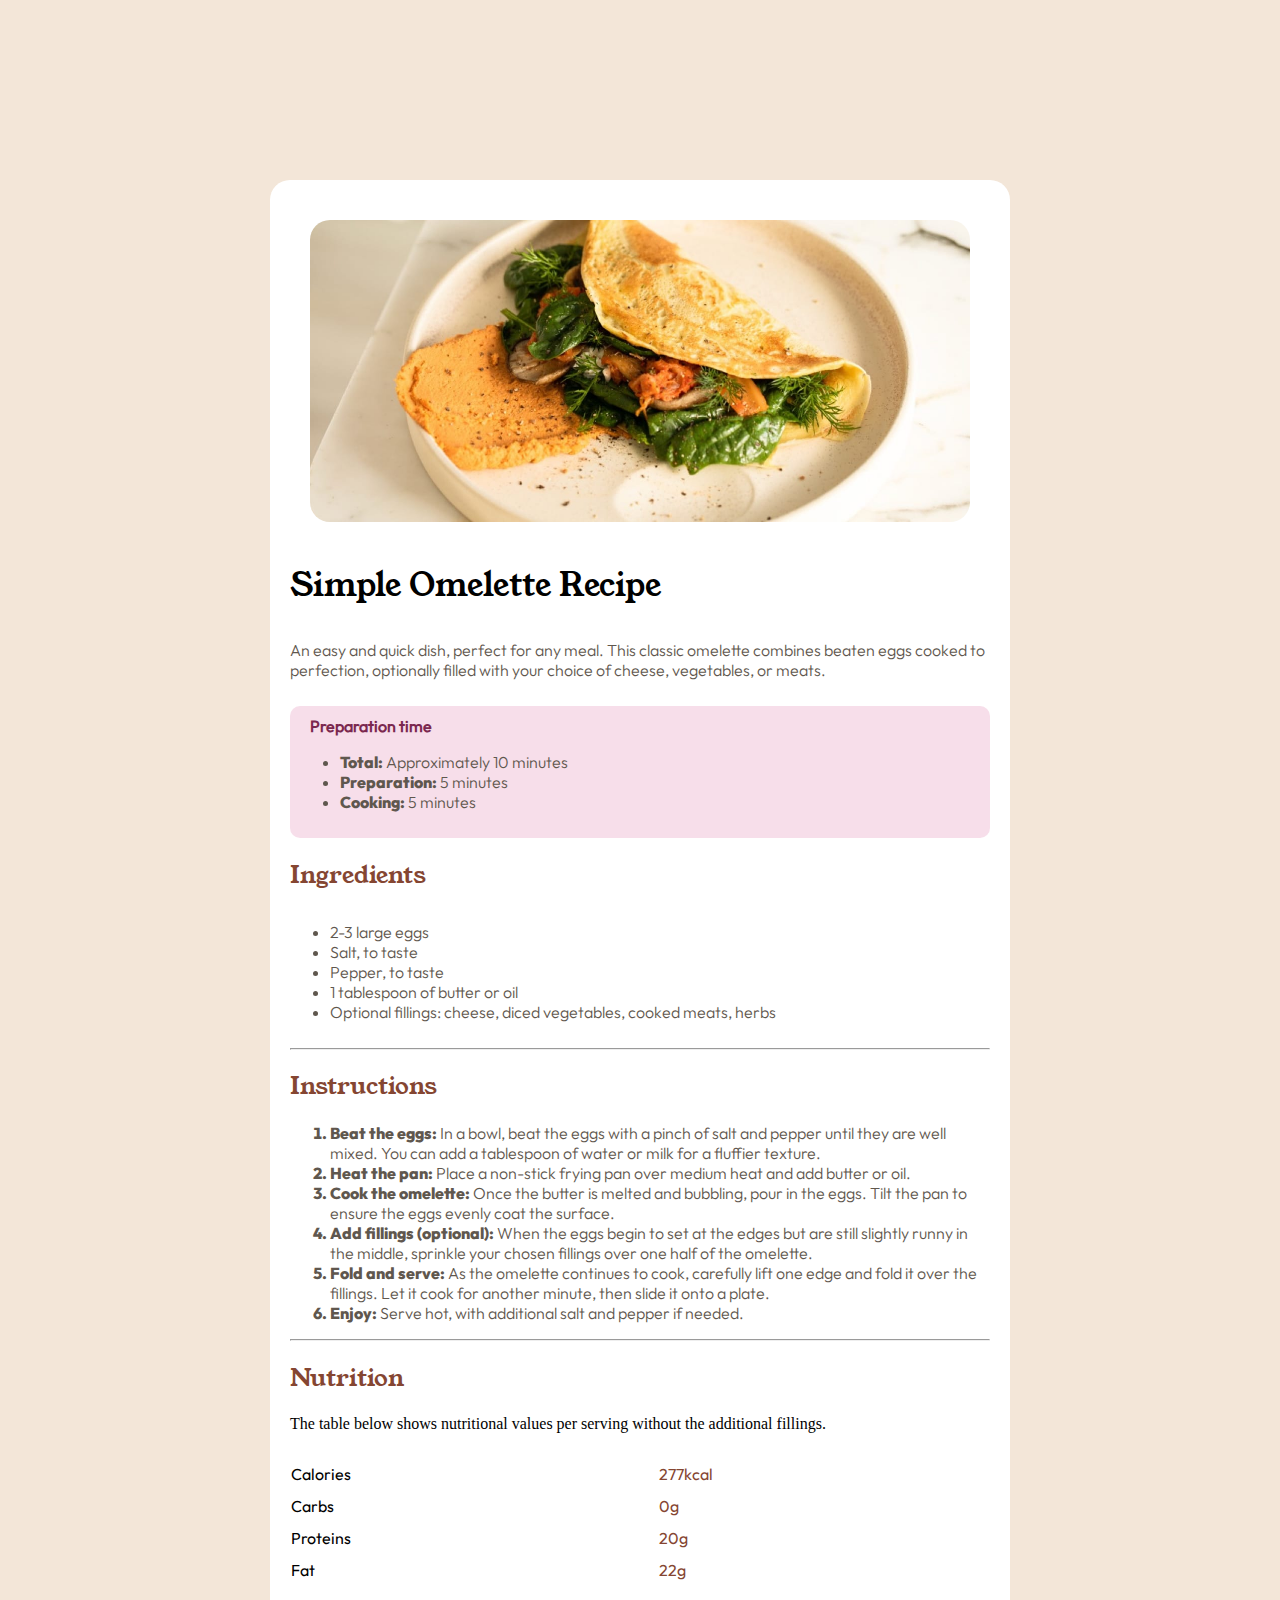
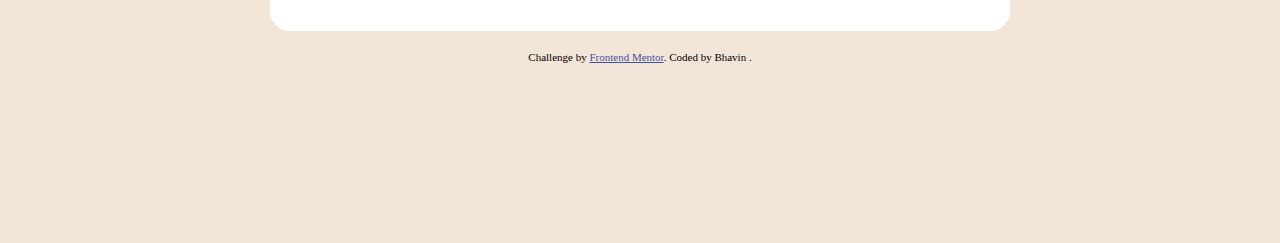
<file: index.html>
<!DOCTYPE html>
<html lang="en">
<head>
  <meta charset="UTF-8">
  <meta name="viewport" content="width=device-width, initial-scale=1.0"> <!-- displays site properly based on user's device -->

  <link rel="icon" type="image/png" sizes="32x32" href="./assets/images/favicon-32x32.png">
  <link rel="stylesheet" type="text/css" href="style.css">
  
  <title>Frontend Mentor | Recipe page</title>

</head>
<body>
  <div class="container1">
<header>
  <div class="container">
  <img src="./assets/images/image-omelette.jpeg" alt="recipePicture" class="image">
</div>

  <h1> Simple Omelette Recipe</h1>

  <p class="text">An easy and quick dish, perfect for any meal. This classic omelette combines beaten eggs cooked 
  to perfection, optionally filled with your choice of cheese, vegetables, or meats.</p>

  <div class="subrect">
  <b class="headp"> Preparation time</b>
  <ul class="stylelist">
    <li>Total:<span class="text"> Approximately 10 minutes</span></li>
    <li> Preparation:<span class="text"> 5 minutes</span></li>
    <li>Cooking: <span class="text"> 5 minutes</span></li>

  </ul>
  </div>
  <h2 class="subhead"> Ingredients</h2>
  <ul class="text text1">

    <li><span class="text">2-3 large eggs</span></li>
    <li><span class="text">Salt, to taste</span></li>
    <li><span class="text">Pepper, to taste</span></li>
    <li><span class="text">1 tablespoon of butter or oil</span></li>
    <li><span class="text">Optional fillings: cheese, diced vegetables, cooked meats, herbs</span></li>

  </ul>
  </header>

<hr/>
<main>

  <h2 class="subhead">Instructions</h2>
<ol class="text1">
  <li> <strong>Beat the eggs:</strong><span class="text"> In a bowl, beat the eggs with a pinch of salt and pepper until they are well mixed. 
  You can add a tablespoon of water or milk for a fluffier texture.</span></li>

  <li><strong>Heat the pan:</strong><span class="text"> Place a non-stick frying pan over medium heat and add butter or oil.</span></li>

  <li><strong>Cook the omelette:</strong><span class="text"> Once the butter is melted and bubbling, pour in the eggs. Tilt the pan to ensure 
  the eggs evenly coat the surface.</span></li>

  <li><strong>Add fillings (optional):</strong> <span class="text"> When the eggs begin to set at the edges but are still slightly runny in the 
  middle, sprinkle your chosen fillings over one half of the omelette.</span></li>

  <li><strong>Fold and serve:</strong><span class="text"> As the omelette continues to cook, carefully lift one edge and fold it over the 
  fillings. Let it cook for another minute, then slide it onto a plate.</span></li>

  <li><strong>Enjoy:</strong> <span class="text">Serve hot, with additional salt and pepper if needed.</span></li>
</ol>
</main>
  <hr/>
<footer>
 <h2 class="subhead"> Nutrition</h2>

  <p> The table below shows nutritional values per serving without the additional fillings.</p>
   <table class="table">
      <tr>
        <td>Calories</td>
        <td class="coll">277kcal</td>
      </tr>
    
      <tr>
        <td>Carbs</td>
        <td class="coll">0g</td>
      </tr>
      <tr>
        <td>Proteins</td>
        <td class="coll">20g</td>
      </tr>
      <tr>
        <td>Fat</td>
        <td class="coll">22g</td>
      </tr>

   </table>
</footer>
</div>
  <div class="attribution">
    Challenge by <a href="https://www.frontendmentor.io?ref=challenge" target="_blank">Frontend Mentor</a>. 
    Coded by Bhavin </a>.
  </div>
</body>
</html>
</file>
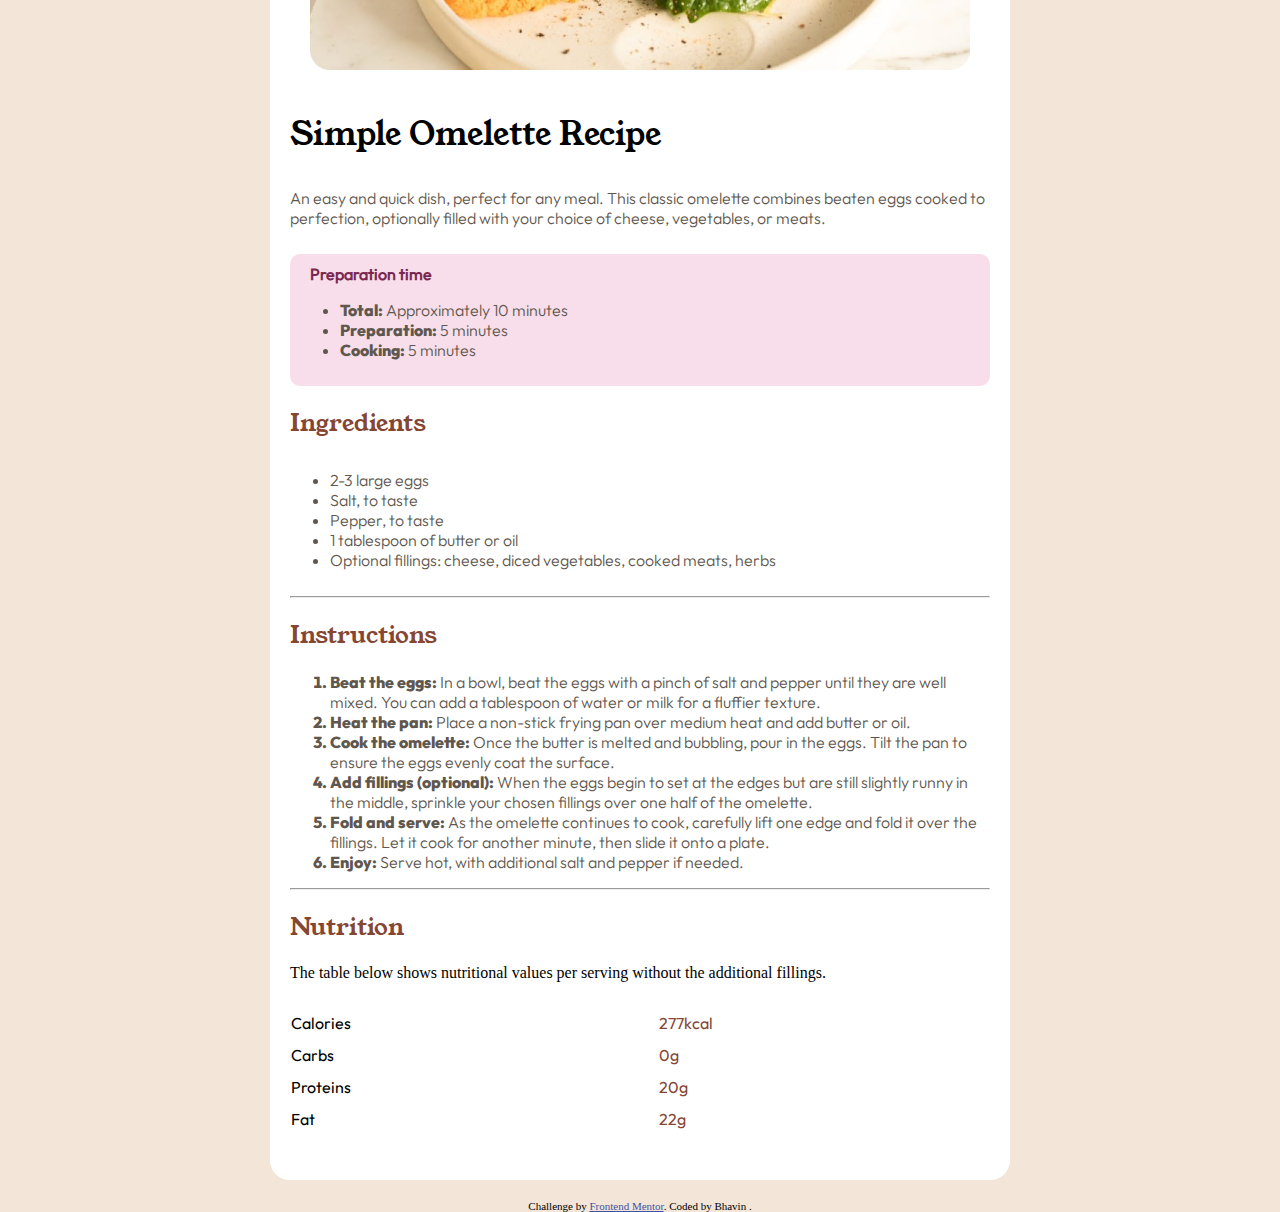
<file: recipe-page-main/index.html>
<!DOCTYPE html>
<html lang="en">
<head>
  <meta charset="UTF-8">
  <meta name="viewport" content="width=device-width, initial-scale=1.0"> <!-- displays site properly based on user's device -->

  <link rel="icon" type="image/png" sizes="32x32" href="./assets/images/favicon-32x32.png">
  <link rel="stylesheet" type="text/css" href="style.css">
  
  <title>Frontend Mentor | Recipe page</title>

</head>
<body>
  <div class="container1">
<header>
  <div class="container">
  <img src="./assets/images/image-omelette.jpeg" alt="recipePicture" class="image">
</div>

  <h1> Simple Omelette Recipe</h1>

  <p class="text">An easy and quick dish, perfect for any meal. This classic omelette combines beaten eggs cooked 
  to perfection, optionally filled with your choice of cheese, vegetables, or meats.</p>

  <div class="subrect">
  <b class="headp"> Preparation time</b>
  <ul class="stylelist">
    <li>Total:<span class="text"> Approximately 10 minutes</span></li>
    <li> Preparation:<span class="text"> 5 minutes</span></li>
    <li>Cooking: <span class="text"> 5 minutes</span></li>

  </ul>
  </div>
  <h2 class="subhead"> Ingredients</h2>
  <ul class="text text1">

    <li><span class="text">2-3 large eggs</span></li>
    <li><span class="text">Salt, to taste</span></li>
    <li><span class="text">Pepper, to taste</span></li>
    <li><span class="text">1 tablespoon of butter or oil</span></li>
    <li><span class="text">Optional fillings: cheese, diced vegetables, cooked meats, herbs</span></li>

  </ul>
  </header>

<hr/>
<main>

  <h2 class="subhead">Instructions</h2>
<ol class="text1">
  <li> <strong>Beat the eggs:</strong><span class="text"> In a bowl, beat the eggs with a pinch of salt and pepper until they are well mixed. 
  You can add a tablespoon of water or milk for a fluffier texture.</span></li>

  <li><strong>Heat the pan:</strong><span class="text"> Place a non-stick frying pan over medium heat and add butter or oil.</span></li>

  <li><strong>Cook the omelette:</strong><span class="text"> Once the butter is melted and bubbling, pour in the eggs. Tilt the pan to ensure 
  the eggs evenly coat the surface.</span></li>

  <li><strong>Add fillings (optional):</strong> <span class="text"> When the eggs begin to set at the edges but are still slightly runny in the 
  middle, sprinkle your chosen fillings over one half of the omelette.</span></li>

  <li><strong>Fold and serve:</strong><span class="text"> As the omelette continues to cook, carefully lift one edge and fold it over the 
  fillings. Let it cook for another minute, then slide it onto a plate.</span></li>

  <li><strong>Enjoy:</strong> <span class="text">Serve hot, with additional salt and pepper if needed.</span></li>
</ol>
</main>
  <hr/>
<footer>
 <h2 class="subhead"> Nutrition</h2>

  <p> The table below shows nutritional values per serving without the additional fillings.</p>
   <table class="table">
      <tr>
        <td>Calories</td>
        <td class="coll">277kcal</td>
      </tr>
    
      <tr>
        <td>Carbs</td>
        <td class="coll">0g</td>
      </tr>
      <tr>
        <td>Proteins</td>
        <td class="coll">20g</td>
      </tr>
      <tr>
        <td>Fat</td>
        <td class="coll">22g</td>
      </tr>

   </table>
</footer>
</div>
  <div class="attribution">
    Challenge by <a href="https://www.frontendmentor.io?ref=challenge" target="_blank">Frontend Mentor</a>. 
    Coded by Bhavin </a>.
  </div>
</body>
</html>
</file>
<file: style.css>
.image {
    border-radius: 20px;
    max-width: 100%;
}

body {
    display: flex;
    flex-direction: column;
    justify-content: flex-start;
    align-items: center;
    background-color: hsl(30, 54%, 90%);
    margin: 0;
    padding-block: 20vh;
    overflow: auto;
    min-height: 100vh
}

.container1 {
    background-color: hsl(0, 0%, 100%);
    padding: 20px;
    width: 90%;
    max-width: 700px;
    border-radius: 20px;
    margin-bottom: 20px;
}

.container {
    display: flex;
    justify-content: center;
    align-items: center;
    padding: 20px;
}

@font-face {
    font-family: OutfitB;
    src: url(assets/fonts/outfit/static/Outfit-ExtraBold.ttf);
}

@font-face {
    font-family: YoungF;
    src: url(assets/fonts/young-serif/YoungSerif-Regular.ttf);
}

@font-face {
    font-family: outfits;
    src: url(assets/fonts/outfit/static/Outfit-Regular.ttf);
}

@font-face {
    font-family: outfit;
    src: url(assets/fonts/outfit/static/Outfit-Light.ttf);
}

h1 {
    font-family: YoungF;
    font-weight: 400;
}

.text {
    font-family: outfit;
    font-weight: 100;
    color: hsl(30, 10%, 34%);
    padding-bottom: 10px;
    padding-top: 10px;
}

li {
    color: hsl(30, 10%, 34%);
    font-family: OutfitB;
}

.subrect {
    background-color: hsla(332, 60%, 60%, 0.2);
    padding: 10px;
    border-radius: 10px;
}

.headp {
    color: hsl(332, 51%, 32%);
    padding-left: 10px;
    font-family: outfits;
    font-weight: 600;
}

.subhead {
    color: hsl(14, 45%, 36%);
    font-family: YoungF;
    font-weight: 200;
}

.table {
    width: 100%;
    border-collapse: separate;
    border-spacing: 0 10px;
    margin: 20px auto;
    font-family: outfits;
}

.coll {
    color: hsl(14, 45%, 36%);
}

.table tr {
    border-bottom: 1px solid #ddd; 
    padding-bottom: 20px;

}

.attribution {
    font-size: 11px;
    text-align: center;
}

.attribution a {
    color: hsl(228, 45%, 44%);
}

@media (max-width: 768px) {
    body {
        padding: 30px;
    }

    .container1 {
        width: 90%;
    }

    h1 {
        font-size: 24px;
    }

    .text {
        font-size: 14px;
    }

    .headp {
        font-size: 18px;
    }

    .subhead {
        font-size: 16px;
    }
}

@media (max-width: 375px) {
    body {
        padding: 20px;
    }

    .container1 {
        width: 100%;
    }

    h1 {
        font-size: 20px;
    }

    .text {
        font-size: 12px;
    }

    .headp {
        font-size: 16px;
    }

    .subhead {
        font-size: 14px;
    }
}
</file>
<file: recipe-page-main/style.css>
.image {
    border-radius: 20px;
    max-width: 100%;
}

body {
    display: flex;
    flex-direction: column;
    justify-content: center;
    align-items: center;
    background-color: hsl(30, 54%, 90%);
    margin: 0;
    padding: 20px;
    height: 100vh;
    overflow: auto;
}

.container1 {
    background-color: hsl(0, 0%, 100%);
    padding: 20px;
    width: 90%;
    max-width: 700px;
    border-radius: 20px;
    margin-bottom: 20px;
}

.container {
    display: flex;
    justify-content: center;
    align-items: center;
    padding: 20px;
}

@font-face {
    font-family: OutfitB;
    src: url(assets/fonts/outfit/static/Outfit-ExtraBold.ttf);
}

@font-face {
    font-family: YoungF;
    src: url(assets/fonts/young-serif/YoungSerif-Regular.ttf);
}

@font-face {
    font-family: outfits;
    src: url(assets/fonts/outfit/static/Outfit-Regular.ttf);
}

@font-face {
    font-family: outfit;
    src: url(assets/fonts/outfit/static/Outfit-Light.ttf);
}

h1 {
    font-family: YoungF;
    font-weight: 400;
}

.text {
    font-family: outfit;
    font-weight: 100;
    color: hsl(30, 10%, 34%);
    padding-bottom: 10px;
    padding-top: 10px;
}

li {
    color: hsl(30, 10%, 34%);
    font-family: OutfitB;
}

.subrect {
    background-color: hsla(332, 60%, 60%, 0.2);
    padding: 10px;
    border-radius: 10px;
}

.headp {
    color: hsl(332, 51%, 32%);
    padding-left: 10px;
    font-family: outfits;
    font-weight: 600;
}

.subhead {
    color: hsl(14, 45%, 36%);
    font-family: YoungF;
    font-weight: 200;
}

.table {
    width: 100%;
    border-collapse: separate;
    border-spacing: 0 10px;
    margin: 20px auto;
    font-family: outfits;
}

.coll {
    color: hsl(14, 45%, 36%);
}

.table tr {
    border-bottom: 1px solid #ddd; 
    padding-bottom: 20px;

}

.attribution {
    font-size: 11px;
    text-align: center;
}

.attribution a {
    color: hsl(228, 45%, 44%);
}

@media (max-width: 768px) {
    body {
        padding: 30px;
    }

    .container1 {
        width: 90%;
    }

    h1 {
        font-size: 24px;
    }

    .text {
        font-size: 14px;
    }

    .headp {
        font-size: 18px;
    }

    .subhead {
        font-size: 16px;
    }
}

@media (max-width: 375px) {
    body {
        padding: 20px;
    }

    .container1 {
        width: 100%;
    }

    h1 {
        font-size: 20px;
    }

    .text {
        font-size: 12px;
    }

    .headp {
        font-size: 16px;
    }

    .subhead {
        font-size: 14px;
    }
}
</file>
